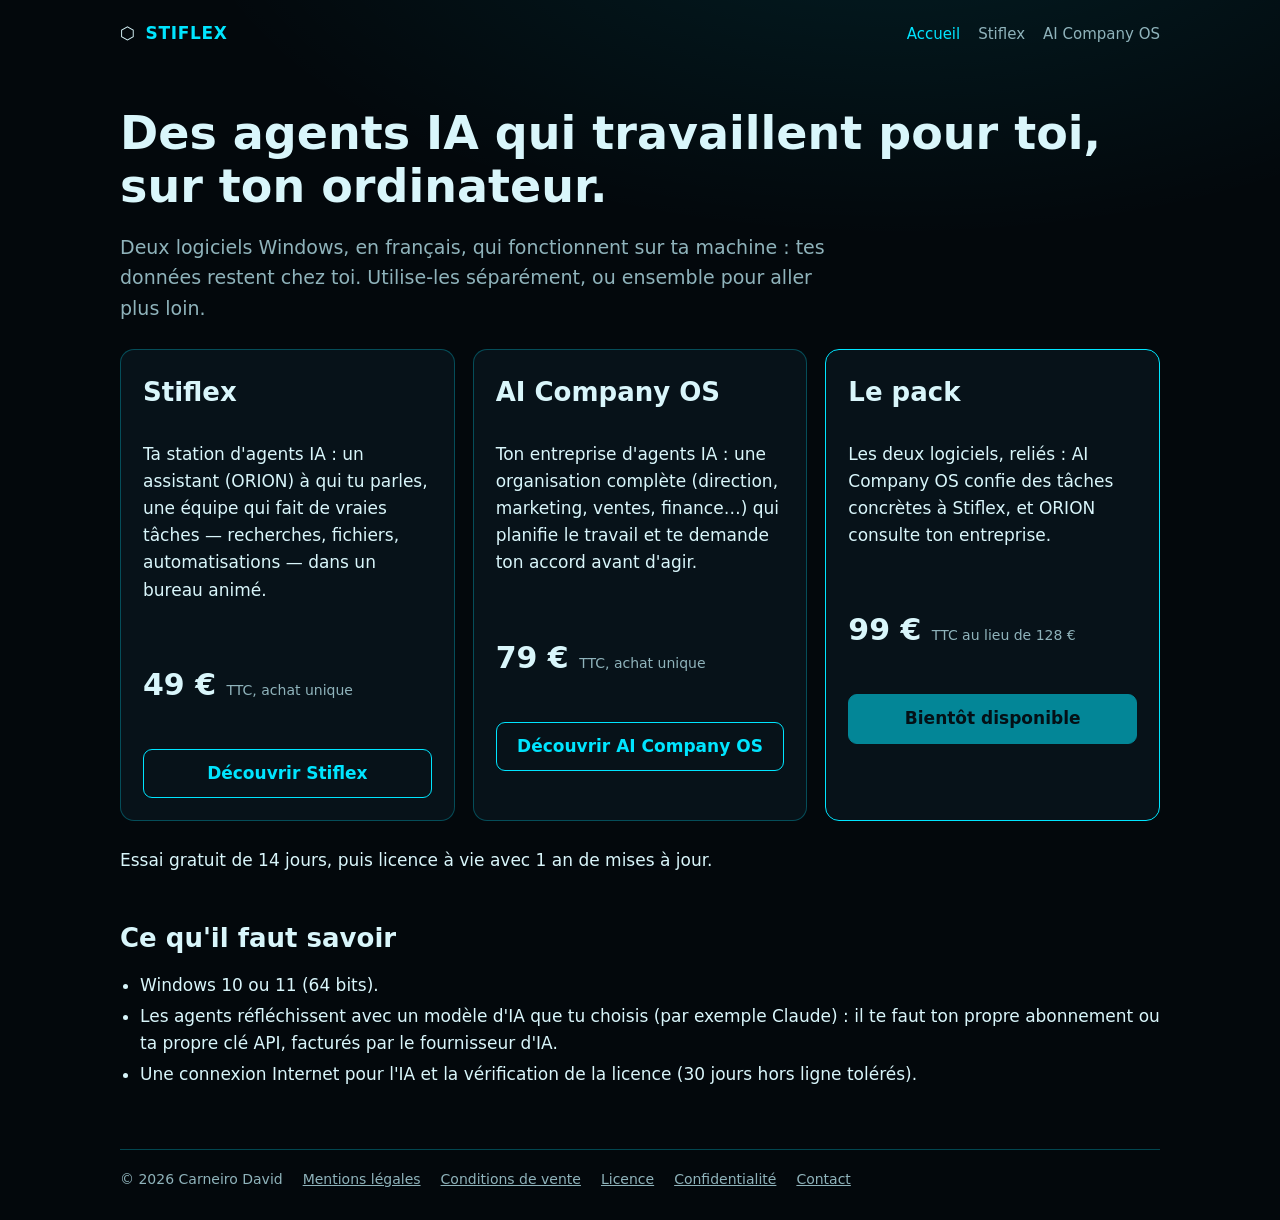
<file: index.html>
<!doctype html>
<html lang="fr">
<head>
<meta charset="utf-8">
<meta name="viewport" content="width=device-width, initial-scale=1">
<title>Stiflex et AI Company OS</title>
<meta name="description" content="Des agents IA qui travaillent pour toi, sur ton ordinateur : Stiflex et AI Company OS.">
<link rel="stylesheet" href="style.css">
</head>
<body>
<div class="page">
<header class="haut">
  <a class="marque" href="index.html">⬡ <span>STIFLEX</span></a>
  <nav class="menu" aria-label="Navigation"><a href="index.html" aria-current="page">Accueil</a><a href="stiflex.html">Stiflex</a><a href="ai-company-os.html">AI Company OS</a></nav>
</header>
<main>
<h1>Des agents IA qui travaillent pour toi, sur ton ordinateur.</h1>
<p class="chapo">Deux logiciels Windows, en français, qui fonctionnent sur ta machine : tes données restent chez toi. Utilise-les séparément, ou ensemble pour aller plus loin.</p>
<div class="grille">
  <section class="carte">
    <h2>Stiflex</h2>
    <p>Ta station d'agents IA : un assistant (ORION) à qui tu parles, une équipe qui fait de vraies tâches — recherches, fichiers, automatisations — dans un bureau animé.</p>
    <p class="prix">49 € <small>TTC, achat unique</small></p>
    <a class="bouton" href="stiflex.html">Découvrir Stiflex</a>
  </section>
  <section class="carte">
    <h2>AI Company OS</h2>
    <p>Ton entreprise d'agents IA : une organisation complète (direction, marketing, ventes, finance…) qui planifie le travail et te demande ton accord avant d'agir.</p>
    <p class="prix">79 € <small>TTC, achat unique</small></p>
    <a class="bouton" href="ai-company-os.html">Découvrir AI Company OS</a>
  </section>
  <section class="carte pack">
    <h2>Le pack</h2>
    <p>Les deux logiciels, reliés : AI Company OS confie des tâches concrètes à Stiflex, et ORION consulte ton entreprise.</p>
    <p class="prix">99 € <small>TTC au lieu de 128 €</small></p>
    <a class="bouton plein" aria-disabled="true">Bientôt disponible</a>
  </section>
</div>
<p>Essai gratuit de 14 jours, puis licence à vie avec 1 an de mises à jour.</p>
<h2>Ce qu'il faut savoir</h2>
<ul class="liste">
  <li>Windows 10 ou 11 (64 bits).</li>
  <li>Les agents réfléchissent avec un modèle d'IA que tu choisis (par exemple Claude) : il te faut ton propre abonnement ou ta propre clé API, facturés par le fournisseur d'IA.</li>
  <li>Une connexion Internet pour l'IA et la vérification de la licence (30 jours hors ligne tolérés).</li>
</ul>
</main>
<footer class="bas">
  <span>© 2026 Carneiro David</span><a href="mentions-legales.html">Mentions légales</a><a href="cgv.html">Conditions de vente</a><a href="licence.html">Licence</a><a href="confidentialite.html">Confidentialité</a><a href="mailto:stiflexs@gmail.com">Contact</a>
</footer>
</div>
</body>
</html>
</file>
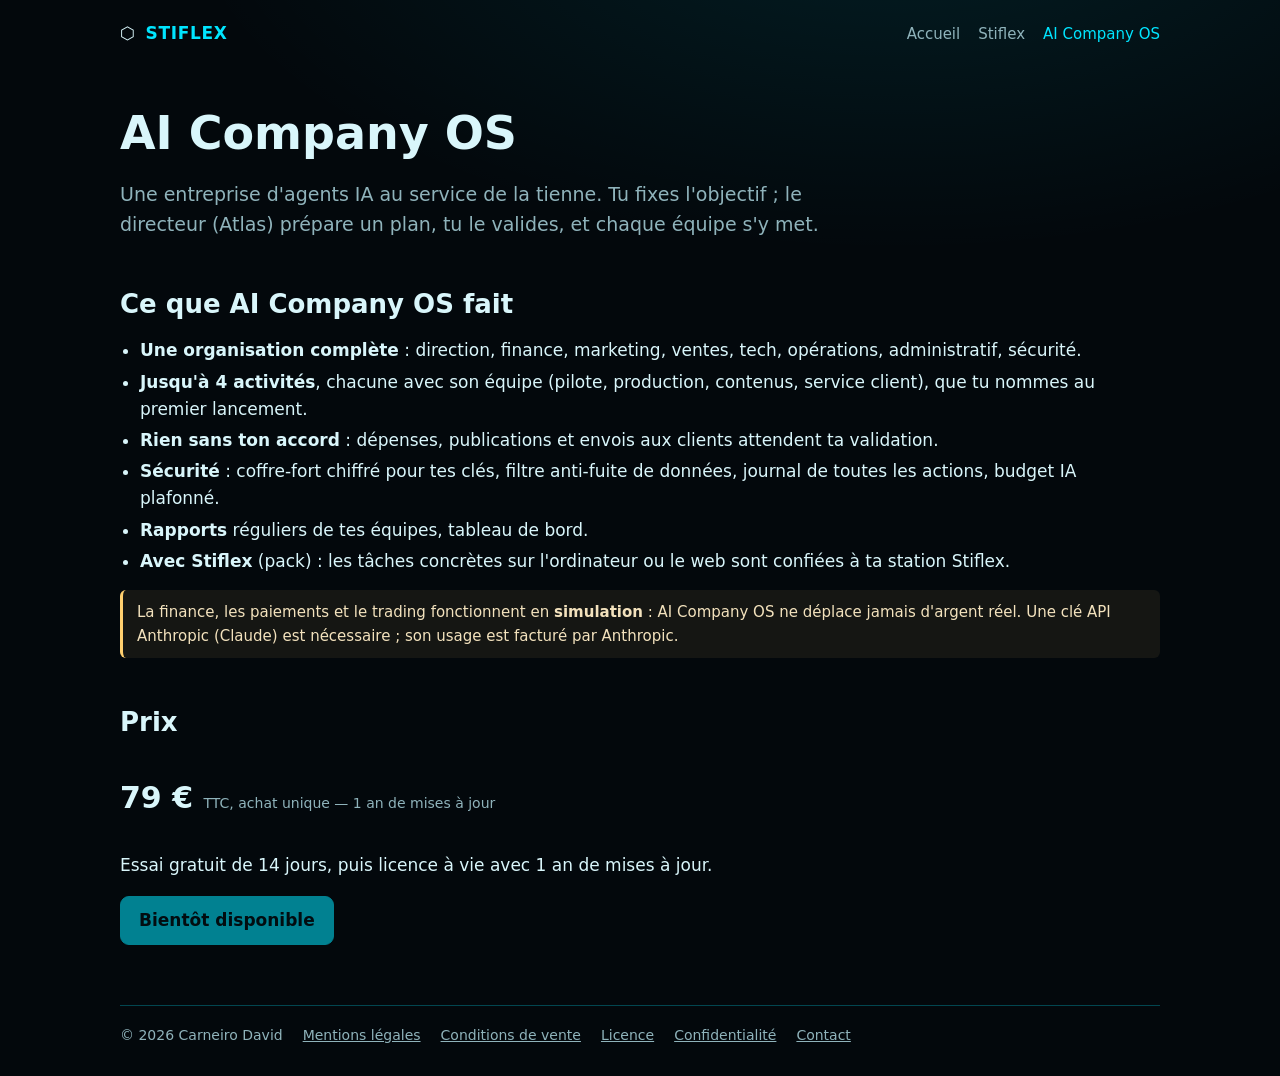
<file: ai-company-os.html>
<!doctype html>
<html lang="fr">
<head>
<meta charset="utf-8">
<meta name="viewport" content="width=device-width, initial-scale=1">
<title>AI Company OS — entreprise d'agents IA</title>
<meta name="description" content="AI Company OS : une organisation complète d'agents IA qui travaille pour ton entreprise, sous ton contrôle.">
<link rel="stylesheet" href="style.css">
</head>
<body>
<div class="page">
<header class="haut">
  <a class="marque" href="index.html">⬡ <span>STIFLEX</span></a>
  <nav class="menu" aria-label="Navigation"><a href="index.html">Accueil</a><a href="stiflex.html">Stiflex</a><a href="ai-company-os.html" aria-current="page">AI Company OS</a></nav>
</header>
<main>
<h1>AI Company OS</h1>
<p class="chapo">Une entreprise d'agents IA au service de la tienne. Tu fixes l'objectif ; le directeur (Atlas) prépare un plan, tu le valides, et chaque équipe s'y met.</p>
<h2>Ce que AI Company OS fait</h2>
<ul class="liste">
  <li><strong>Une organisation complète</strong> : direction, finance, marketing, ventes, tech, opérations, administratif, sécurité.</li>
  <li><strong>Jusqu'à 4 activités</strong>, chacune avec son équipe (pilote, production, contenus, service client), que tu nommes au premier lancement.</li>
  <li><strong>Rien sans ton accord</strong> : dépenses, publications et envois aux clients attendent ta validation.</li>
  <li><strong>Sécurité</strong> : coffre-fort chiffré pour tes clés, filtre anti-fuite de données, journal de toutes les actions, budget IA plafonné.</li>
  <li><strong>Rapports</strong> réguliers de tes équipes, tableau de bord.</li>
  <li><strong>Avec Stiflex</strong> (pack) : les tâches concrètes sur l'ordinateur ou le web sont confiées à ta station Stiflex.</li>
</ul>
<p class="note">La finance, les paiements et le trading fonctionnent en <strong>simulation</strong> : AI Company OS ne déplace jamais d'argent réel. Une clé API Anthropic (Claude) est nécessaire ; son usage est facturé par Anthropic.</p>
<h2>Prix</h2>
<p class="prix">79 € <small>TTC, achat unique — 1 an de mises à jour</small></p>
<p>Essai gratuit de 14 jours, puis licence à vie avec 1 an de mises à jour.</p>
<a class="bouton plein" aria-disabled="true">Bientôt disponible</a>
</main>
<footer class="bas">
  <span>© 2026 Carneiro David</span><a href="mentions-legales.html">Mentions légales</a><a href="cgv.html">Conditions de vente</a><a href="licence.html">Licence</a><a href="confidentialite.html">Confidentialité</a><a href="mailto:stiflexs@gmail.com">Contact</a>
</footer>
</div>
</body>
</html>
</file>
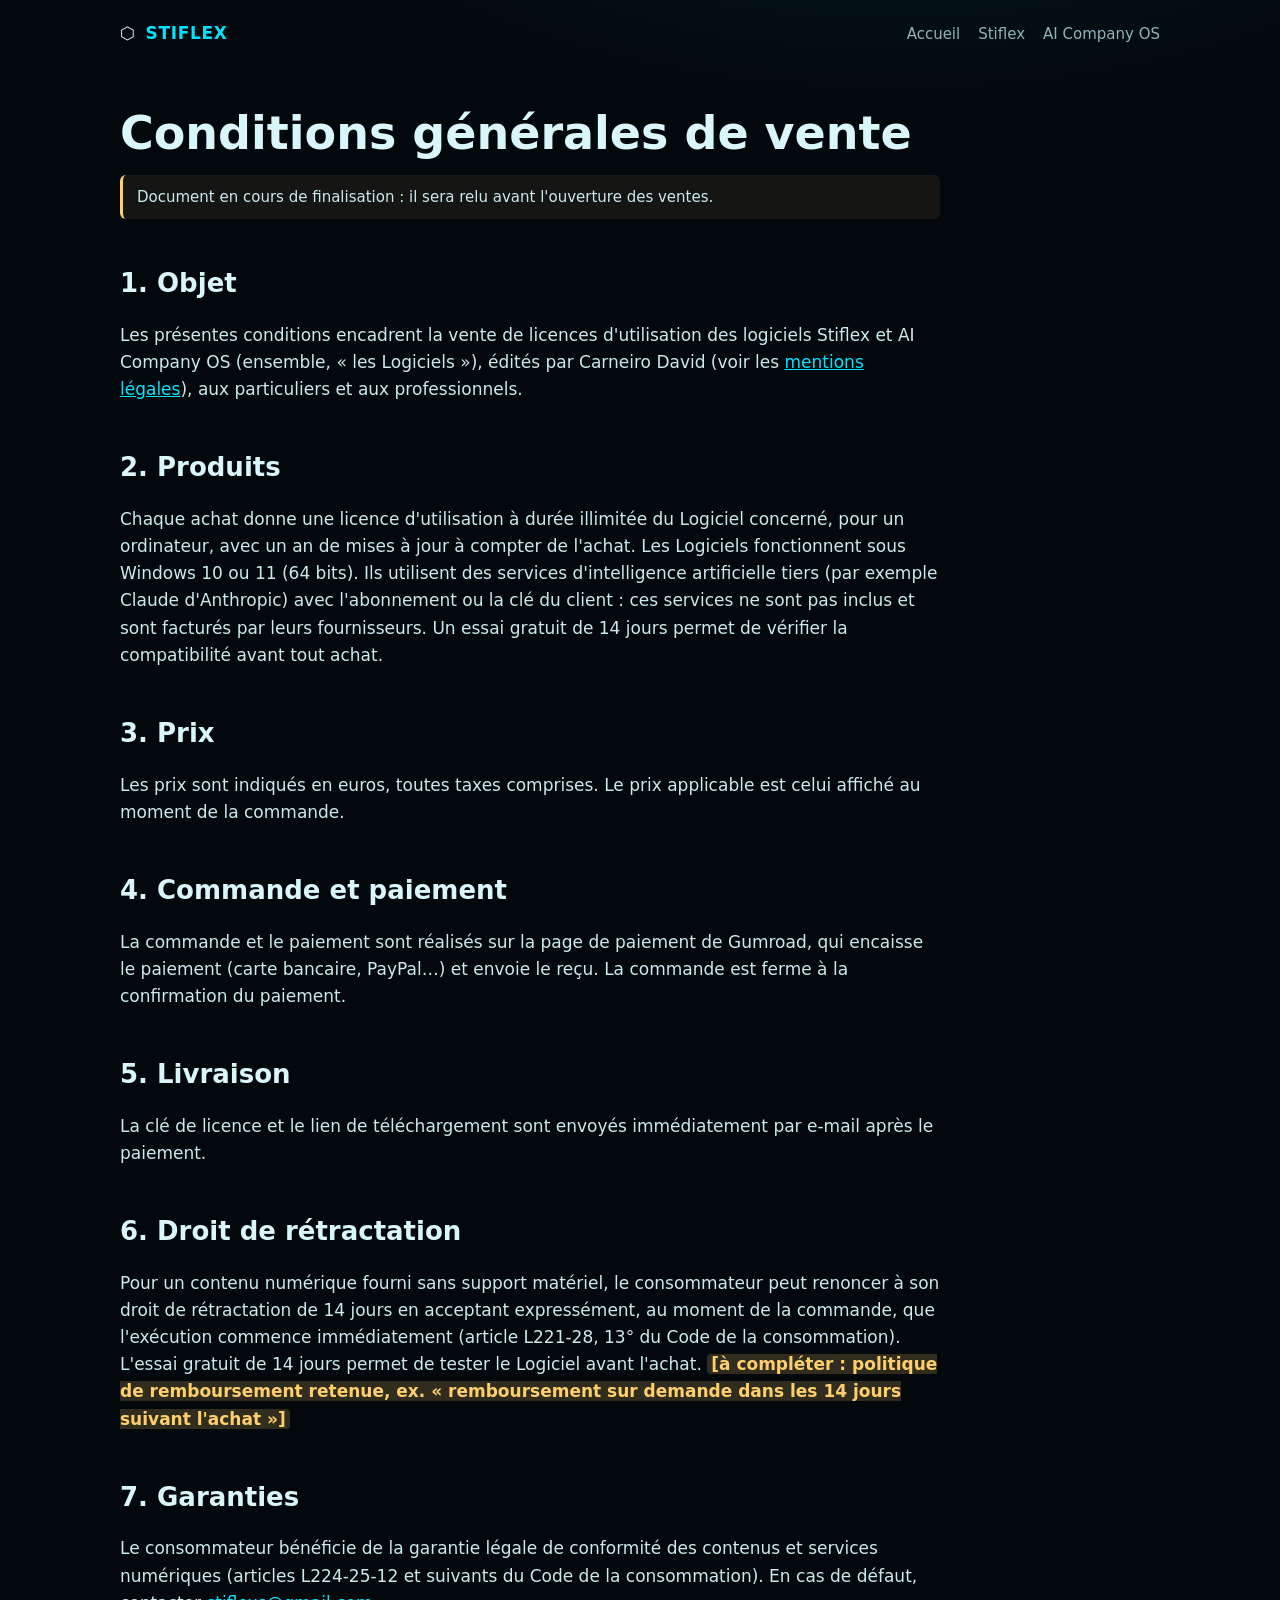
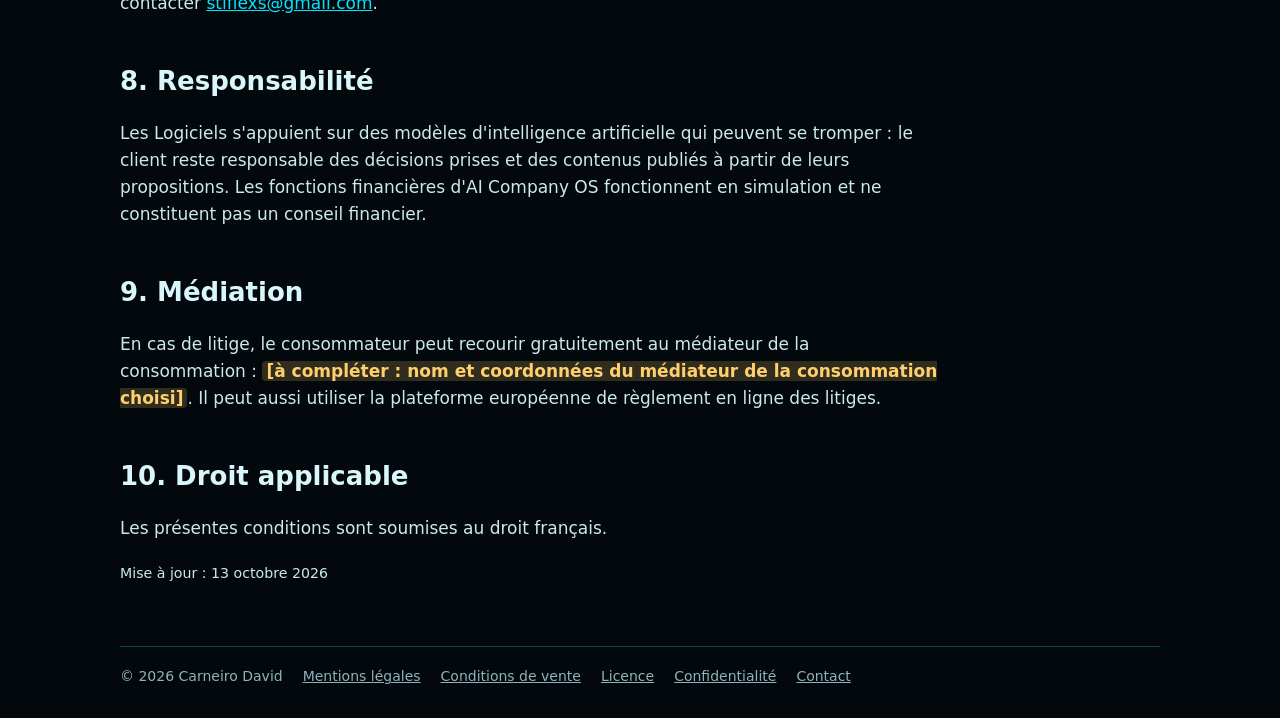
<file: cgv.html>
<!doctype html>
<html lang="fr">
<head>
<meta charset="utf-8">
<meta name="viewport" content="width=device-width, initial-scale=1">
<title>Conditions générales de vente</title>
<meta name="description" content="Conditions générales de vente des licences Stiflex et AI Company OS.">
<link rel="stylesheet" href="style.css">
</head>
<body>
<div class="page">
<header class="haut">
  <a class="marque" href="index.html">⬡ <span>STIFLEX</span></a>
  <nav class="menu" aria-label="Navigation"><a href="index.html">Accueil</a><a href="stiflex.html">Stiflex</a><a href="ai-company-os.html">AI Company OS</a></nav>
</header>
<main>
<div class="doc">
<h1>Conditions générales de vente</h1>
<p class="note">Document en cours de finalisation : il sera relu avant l'ouverture des ventes.</p>
<h2>1. Objet</h2>
<p>Les présentes conditions encadrent la vente de licences d'utilisation des logiciels Stiflex et AI Company OS (ensemble, « les Logiciels »), édités par Carneiro David (voir les <a href="mentions-legales.html">mentions légales</a>), aux particuliers et aux professionnels.</p>
<h2>2. Produits</h2>
<p>Chaque achat donne une licence d'utilisation à durée illimitée du Logiciel concerné, pour un ordinateur, avec un an de mises à jour à compter de l'achat. Les Logiciels fonctionnent sous Windows 10 ou 11 (64 bits). Ils utilisent des services d'intelligence artificielle tiers (par exemple Claude d'Anthropic) avec l'abonnement ou la clé du client : ces services ne sont pas inclus et sont facturés par leurs fournisseurs. Un essai gratuit de 14 jours permet de vérifier la compatibilité avant tout achat.</p>
<h2>3. Prix</h2>
<p>Les prix sont indiqués en euros, toutes taxes comprises. Le prix applicable est celui affiché au moment de la commande.</p>
<h2>4. Commande et paiement</h2>
<p>La commande et le paiement sont réalisés sur la page de paiement de Gumroad, qui encaisse le paiement (carte bancaire, PayPal…) et envoie le reçu. La commande est ferme à la confirmation du paiement.</p>
<h2>5. Livraison</h2>
<p>La clé de licence et le lien de téléchargement sont envoyés immédiatement par e-mail après le paiement.</p>
<h2>6. Droit de rétractation</h2>
<p>Pour un contenu numérique fourni sans support matériel, le consommateur peut renoncer à son droit de rétractation de 14 jours en acceptant expressément, au moment de la commande, que l'exécution commence immédiatement (article L221-28, 13° du Code de la consommation). L'essai gratuit de 14 jours permet de tester le Logiciel avant l'achat. <span class="a-completer">[à compléter : politique de remboursement retenue, ex. « remboursement sur demande dans les 14 jours suivant l'achat »]</span></p>
<h2>7. Garanties</h2>
<p>Le consommateur bénéficie de la garantie légale de conformité des contenus et services numériques (articles L224-25-12 et suivants du Code de la consommation). En cas de défaut, contacter <a href="mailto:stiflexs@gmail.com">stiflexs@gmail.com</a>.</p>
<h2>8. Responsabilité</h2>
<p>Les Logiciels s'appuient sur des modèles d'intelligence artificielle qui peuvent se tromper : le client reste responsable des décisions prises et des contenus publiés à partir de leurs propositions. Les fonctions financières d'AI Company OS fonctionnent en simulation et ne constituent pas un conseil financier.</p>
<h2>9. Médiation</h2>
<p>En cas de litige, le consommateur peut recourir gratuitement au médiateur de la consommation : <span class="a-completer">[à compléter : nom et coordonnées du médiateur de la consommation choisi]</span>. Il peut aussi utiliser la plateforme européenne de règlement en ligne des litiges.</p>
<h2>10. Droit applicable</h2>
<p>Les présentes conditions sont soumises au droit français.</p>
<p><small>Mise à jour : 13 octobre 2026</small></p>
</div>
</main>
<footer class="bas">
  <span>© 2026 Carneiro David</span><a href="mentions-legales.html">Mentions légales</a><a href="cgv.html" aria-current="page">Conditions de vente</a><a href="licence.html">Licence</a><a href="confidentialite.html">Confidentialité</a><a href="mailto:stiflexs@gmail.com">Contact</a>
</footer>
</div>
</body>
</html>
</file>
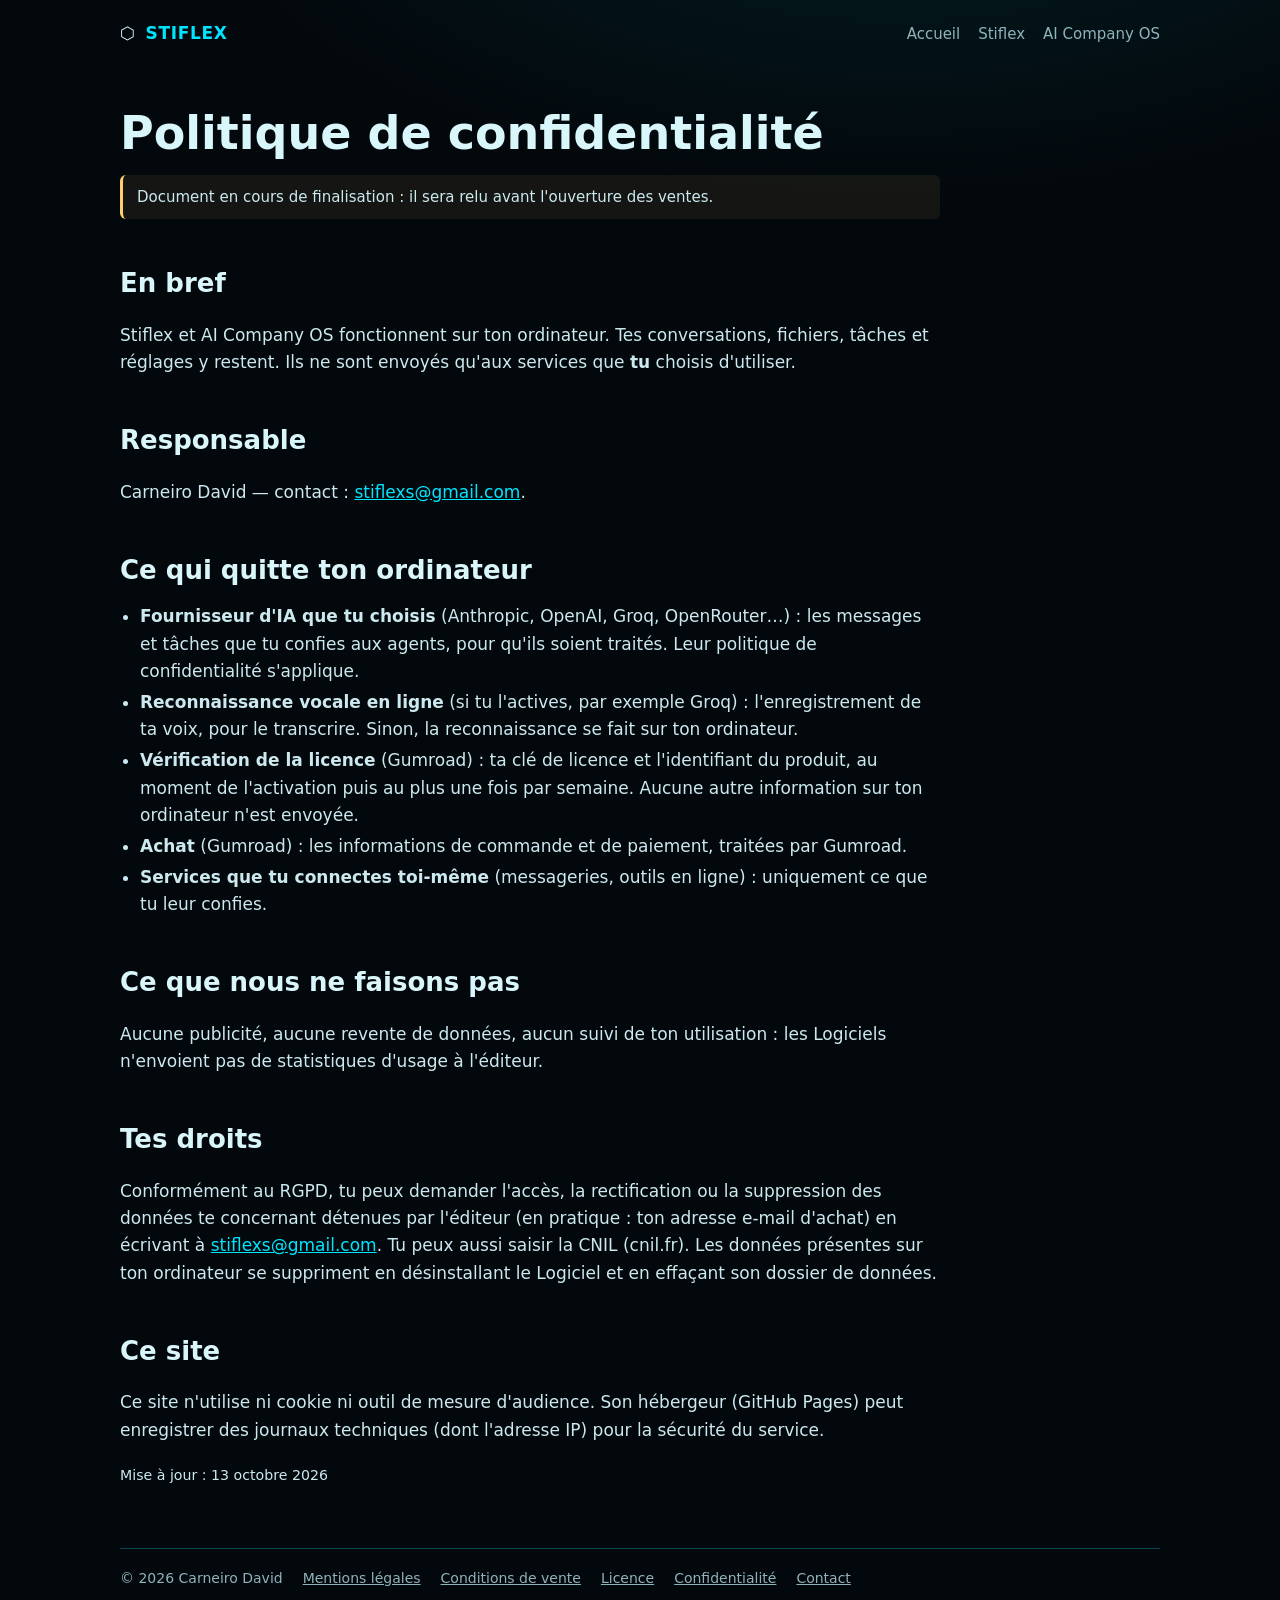
<file: confidentialite.html>
<!doctype html>
<html lang="fr">
<head>
<meta charset="utf-8">
<meta name="viewport" content="width=device-width, initial-scale=1">
<title>Politique de confidentialité</title>
<meta name="description" content="Comment Stiflex et AI Company OS traitent tes données.">
<link rel="stylesheet" href="style.css">
</head>
<body>
<div class="page">
<header class="haut">
  <a class="marque" href="index.html">⬡ <span>STIFLEX</span></a>
  <nav class="menu" aria-label="Navigation"><a href="index.html">Accueil</a><a href="stiflex.html">Stiflex</a><a href="ai-company-os.html">AI Company OS</a></nav>
</header>
<main>
<div class="doc">
<h1>Politique de confidentialité</h1>
<p class="note">Document en cours de finalisation : il sera relu avant l'ouverture des ventes.</p>
<h2>En bref</h2>
<p>Stiflex et AI Company OS fonctionnent sur ton ordinateur. Tes conversations, fichiers, tâches et réglages y restent. Ils ne sont envoyés qu'aux services que <strong>tu</strong> choisis d'utiliser.</p>
<h2>Responsable</h2>
<p>Carneiro David — contact : <a href="mailto:stiflexs@gmail.com">stiflexs@gmail.com</a>.</p>
<h2>Ce qui quitte ton ordinateur</h2>
<ul class="liste">
  <li><strong>Fournisseur d'IA que tu choisis</strong> (Anthropic, OpenAI, Groq, OpenRouter…) : les messages et tâches que tu confies aux agents, pour qu'ils soient traités. Leur politique de confidentialité s'applique.</li>
  <li><strong>Reconnaissance vocale en ligne</strong> (si tu l'actives, par exemple Groq) : l'enregistrement de ta voix, pour le transcrire. Sinon, la reconnaissance se fait sur ton ordinateur.</li>
  <li><strong>Vérification de la licence</strong> (Gumroad) : ta clé de licence et l'identifiant du produit, au moment de l'activation puis au plus une fois par semaine. Aucune autre information sur ton ordinateur n'est envoyée.</li>
  <li><strong>Achat</strong> (Gumroad) : les informations de commande et de paiement, traitées par Gumroad.</li>
  <li><strong>Services que tu connectes toi-même</strong> (messageries, outils en ligne) : uniquement ce que tu leur confies.</li>
</ul>
<h2>Ce que nous ne faisons pas</h2>
<p>Aucune publicité, aucune revente de données, aucun suivi de ton utilisation : les Logiciels n'envoient pas de statistiques d'usage à l'éditeur.</p>
<h2>Tes droits</h2>
<p>Conformément au RGPD, tu peux demander l'accès, la rectification ou la suppression des données te concernant détenues par l'éditeur (en pratique : ton adresse e-mail d'achat) en écrivant à <a href="mailto:stiflexs@gmail.com">stiflexs@gmail.com</a>. Tu peux aussi saisir la CNIL (cnil.fr). Les données présentes sur ton ordinateur se suppriment en désinstallant le Logiciel et en effaçant son dossier de données.</p>
<h2>Ce site</h2>
<p>Ce site n'utilise ni cookie ni outil de mesure d'audience. Son hébergeur (GitHub Pages) peut enregistrer des journaux techniques (dont l'adresse IP) pour la sécurité du service.</p>
<p><small>Mise à jour : 13 octobre 2026</small></p>
</div>
</main>
<footer class="bas">
  <span>© 2026 Carneiro David</span><a href="mentions-legales.html">Mentions légales</a><a href="cgv.html">Conditions de vente</a><a href="licence.html">Licence</a><a href="confidentialite.html" aria-current="page">Confidentialité</a><a href="mailto:stiflexs@gmail.com">Contact</a>
</footer>
</div>
</body>
</html>
</file>
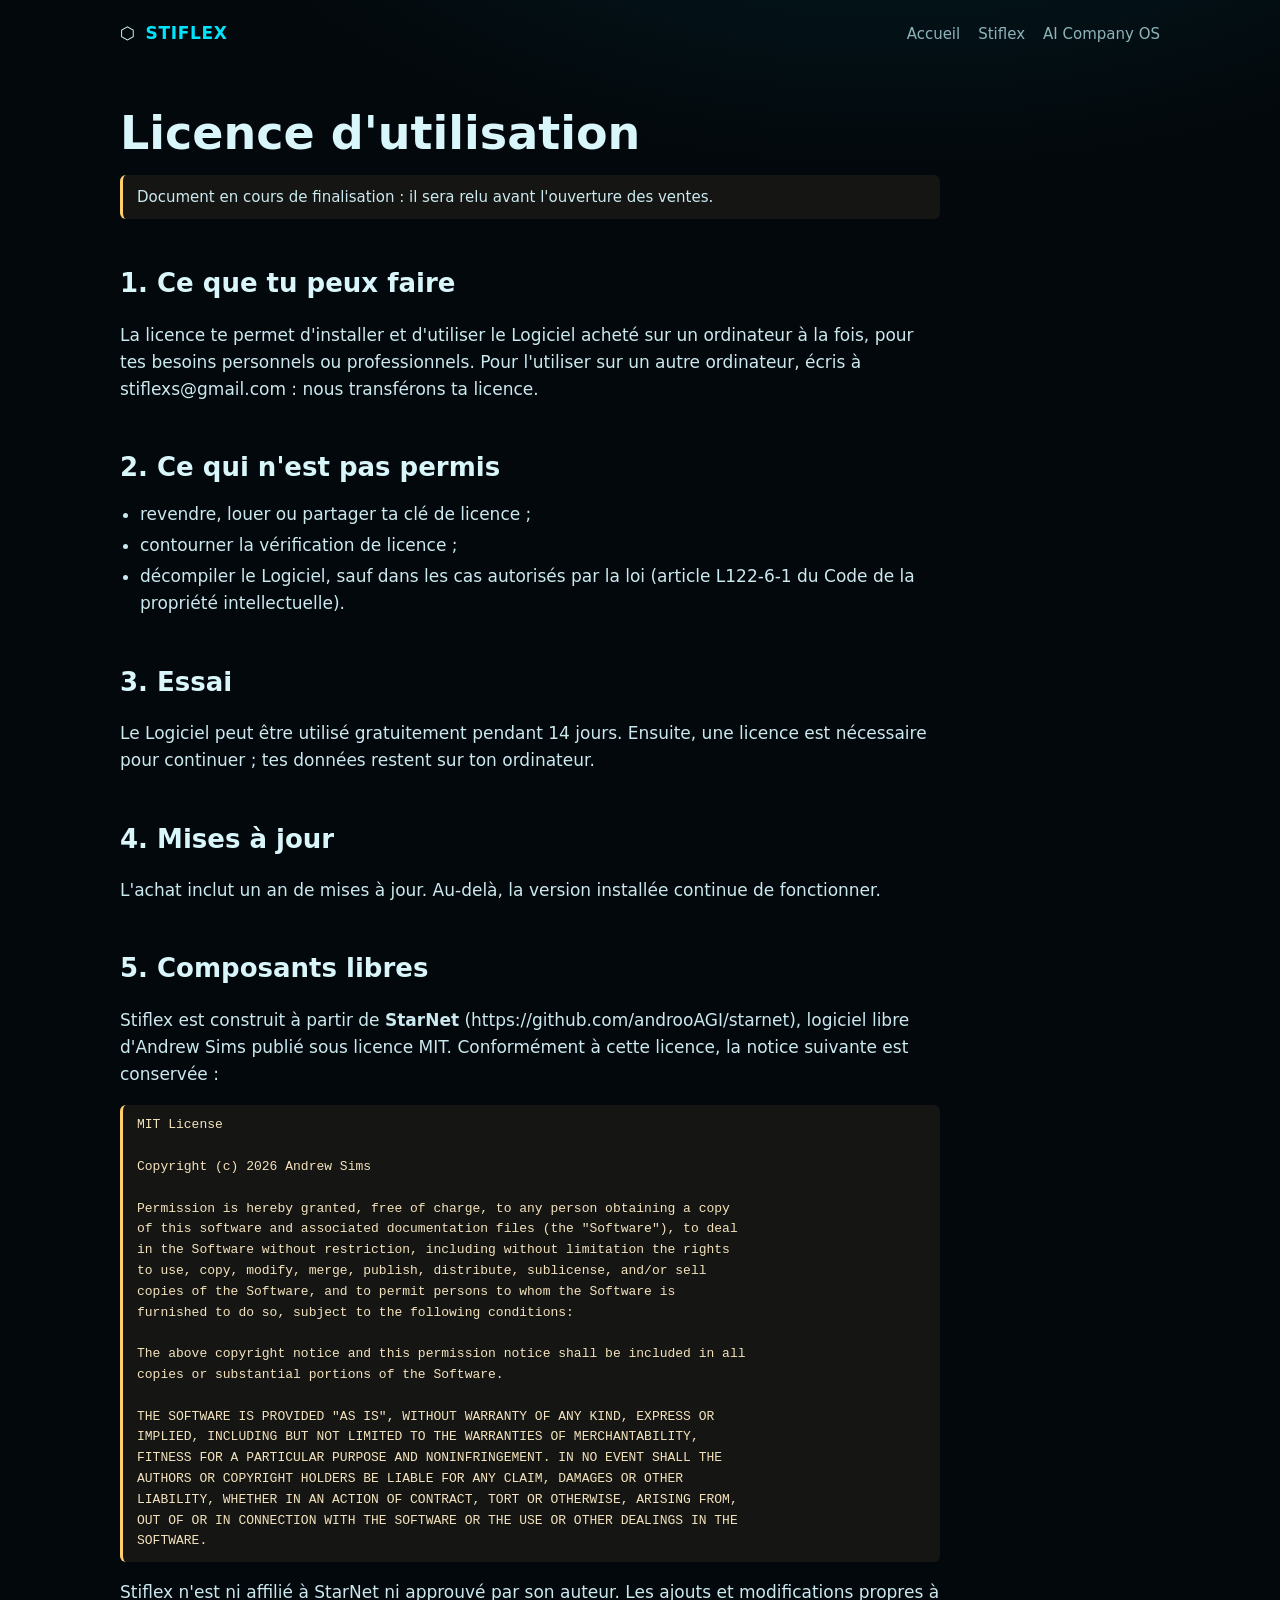
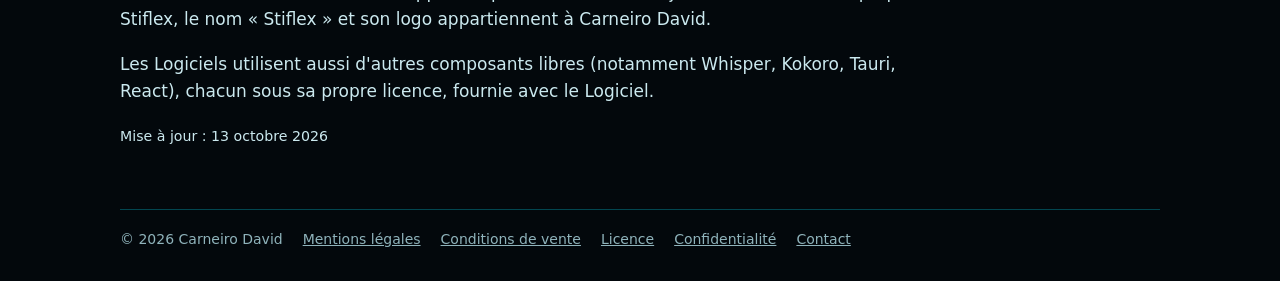
<file: licence.html>
<!doctype html>
<html lang="fr">
<head>
<meta charset="utf-8">
<meta name="viewport" content="width=device-width, initial-scale=1">
<title>Licence d'utilisation</title>
<meta name="description" content="Contrat de licence d'utilisation de Stiflex et AI Company OS, et composants libres.">
<link rel="stylesheet" href="style.css">
</head>
<body>
<div class="page">
<header class="haut">
  <a class="marque" href="index.html">⬡ <span>STIFLEX</span></a>
  <nav class="menu" aria-label="Navigation"><a href="index.html">Accueil</a><a href="stiflex.html">Stiflex</a><a href="ai-company-os.html">AI Company OS</a></nav>
</header>
<main>
<div class="doc">
<h1>Licence d'utilisation</h1>
<p class="note">Document en cours de finalisation : il sera relu avant l'ouverture des ventes.</p>
<h2>1. Ce que tu peux faire</h2>
<p>La licence te permet d'installer et d'utiliser le Logiciel acheté sur un ordinateur à la fois, pour tes besoins personnels ou professionnels. Pour l'utiliser sur un autre ordinateur, écris à stiflexs@gmail.com : nous transférons ta licence.</p>
<h2>2. Ce qui n'est pas permis</h2>
<ul class="liste">
  <li>revendre, louer ou partager ta clé de licence ;</li>
  <li>contourner la vérification de licence ;</li>
  <li>décompiler le Logiciel, sauf dans les cas autorisés par la loi (article L122-6-1 du Code de la propriété intellectuelle).</li>
</ul>
<h2>3. Essai</h2>
<p>Le Logiciel peut être utilisé gratuitement pendant 14 jours. Ensuite, une licence est nécessaire pour continuer ; tes données restent sur ton ordinateur.</p>
<h2>4. Mises à jour</h2>
<p>L'achat inclut un an de mises à jour. Au-delà, la version installée continue de fonctionner.</p>
<h2>5. Composants libres</h2>
<p>Stiflex est construit à partir de <strong>StarNet</strong> (https://github.com/androoAGI/starnet), logiciel libre d'Andrew Sims publié sous licence MIT. Conformément à cette licence, la notice suivante est conservée :</p>
<pre class="note" style="white-space:pre-wrap;font-size:13px">MIT License

Copyright (c) 2026 Andrew Sims

Permission is hereby granted, free of charge, to any person obtaining a copy
of this software and associated documentation files (the "Software"), to deal
in the Software without restriction, including without limitation the rights
to use, copy, modify, merge, publish, distribute, sublicense, and/or sell
copies of the Software, and to permit persons to whom the Software is
furnished to do so, subject to the following conditions:

The above copyright notice and this permission notice shall be included in all
copies or substantial portions of the Software.

THE SOFTWARE IS PROVIDED "AS IS", WITHOUT WARRANTY OF ANY KIND, EXPRESS OR
IMPLIED, INCLUDING BUT NOT LIMITED TO THE WARRANTIES OF MERCHANTABILITY,
FITNESS FOR A PARTICULAR PURPOSE AND NONINFRINGEMENT. IN NO EVENT SHALL THE
AUTHORS OR COPYRIGHT HOLDERS BE LIABLE FOR ANY CLAIM, DAMAGES OR OTHER
LIABILITY, WHETHER IN AN ACTION OF CONTRACT, TORT OR OTHERWISE, ARISING FROM,
OUT OF OR IN CONNECTION WITH THE SOFTWARE OR THE USE OR OTHER DEALINGS IN THE
SOFTWARE.</pre>
<p>Stiflex n'est ni affilié à StarNet ni approuvé par son auteur. Les ajouts et modifications propres à Stiflex, le nom « Stiflex » et son logo appartiennent à Carneiro David.</p>
<p>Les Logiciels utilisent aussi d'autres composants libres (notamment Whisper, Kokoro, Tauri, React), chacun sous sa propre licence, fournie avec le Logiciel.</p>
<p><small>Mise à jour : 13 octobre 2026</small></p>
</div>
</main>
<footer class="bas">
  <span>© 2026 Carneiro David</span><a href="mentions-legales.html">Mentions légales</a><a href="cgv.html">Conditions de vente</a><a href="licence.html" aria-current="page">Licence</a><a href="confidentialite.html">Confidentialité</a><a href="mailto:stiflexs@gmail.com">Contact</a>
</footer>
</div>
</body>
</html>
</file>
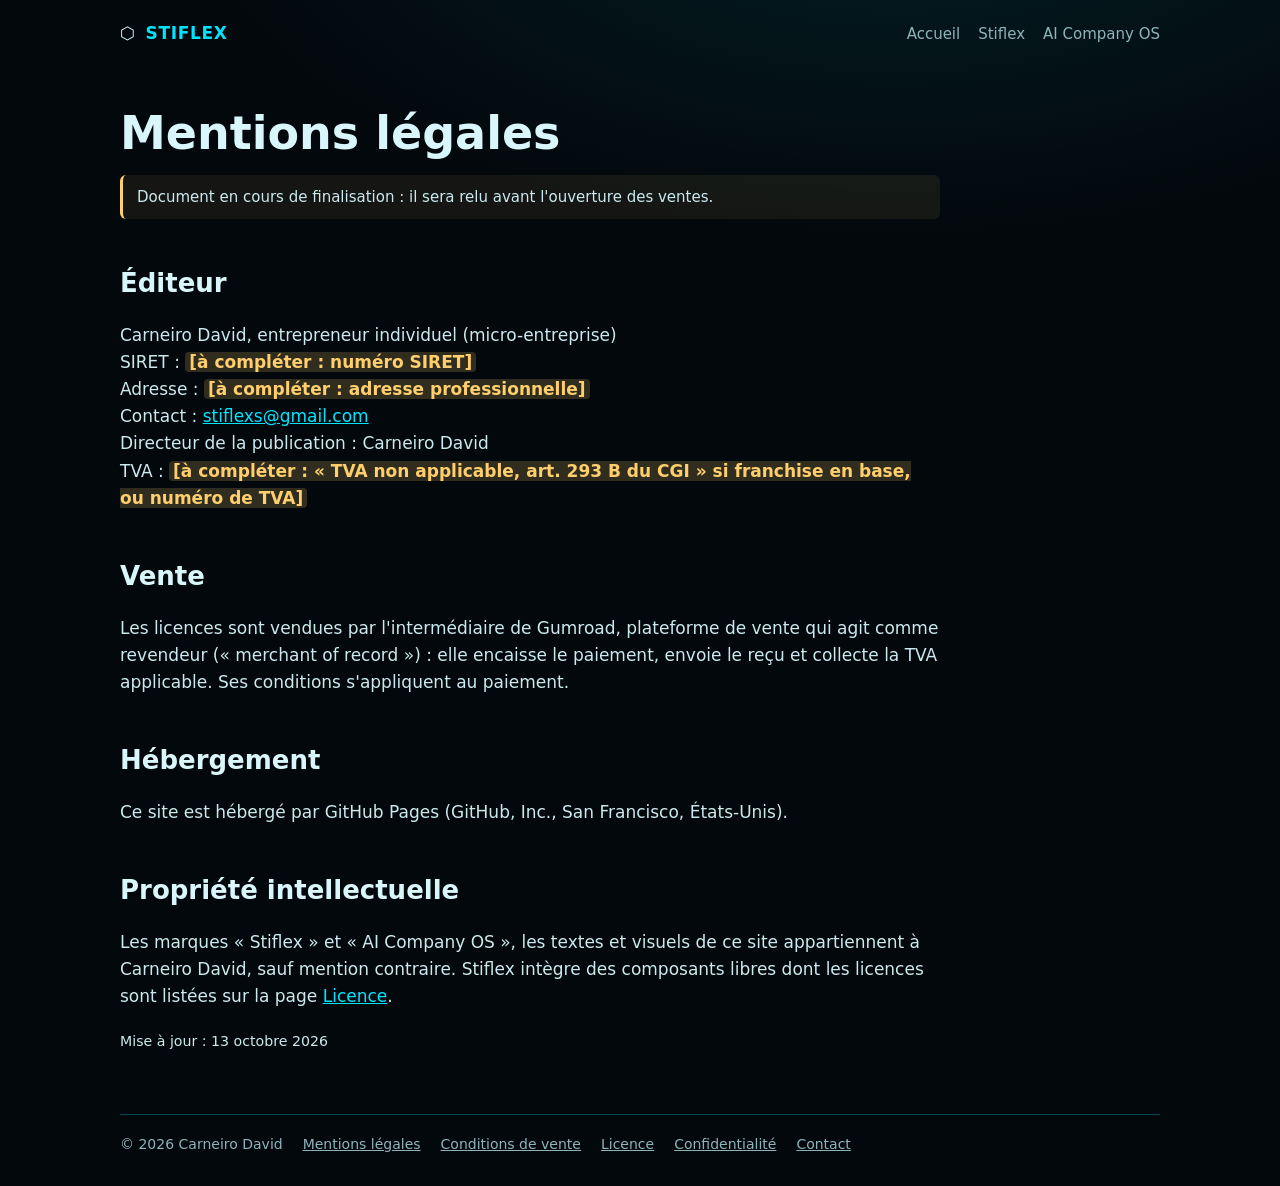
<file: mentions-legales.html>
<!doctype html>
<html lang="fr">
<head>
<meta charset="utf-8">
<meta name="viewport" content="width=device-width, initial-scale=1">
<title>Mentions légales</title>
<meta name="description" content="Mentions légales du site Stiflex.">
<link rel="stylesheet" href="style.css">
</head>
<body>
<div class="page">
<header class="haut">
  <a class="marque" href="index.html">⬡ <span>STIFLEX</span></a>
  <nav class="menu" aria-label="Navigation"><a href="index.html">Accueil</a><a href="stiflex.html">Stiflex</a><a href="ai-company-os.html">AI Company OS</a></nav>
</header>
<main>
<div class="doc">
<h1>Mentions légales</h1>
<p class="note">Document en cours de finalisation : il sera relu avant l'ouverture des ventes.</p>
<h2>Éditeur</h2>
<p>Carneiro David, entrepreneur individuel (micro-entreprise)<br>
SIRET : <span class="a-completer">[à compléter : numéro SIRET]</span><br>
Adresse : <span class="a-completer">[à compléter : adresse professionnelle]</span><br>
Contact : <a href="mailto:stiflexs@gmail.com">stiflexs@gmail.com</a><br>
Directeur de la publication : Carneiro David<br>
TVA : <span class="a-completer">[à compléter : « TVA non applicable, art. 293 B du CGI » si franchise en base, ou numéro de TVA]</span></p>
<h2>Vente</h2>
<p>Les licences sont vendues par l'intermédiaire de Gumroad, plateforme de vente qui agit comme revendeur (« merchant of record ») : elle encaisse le paiement, envoie le reçu et collecte la TVA applicable. Ses conditions s'appliquent au paiement.</p>
<h2>Hébergement</h2>
<p>Ce site est hébergé par GitHub Pages (GitHub, Inc., San Francisco, États-Unis).</p>
<h2>Propriété intellectuelle</h2>
<p>Les marques « Stiflex » et « AI Company OS », les textes et visuels de ce site appartiennent à Carneiro David, sauf mention contraire. Stiflex intègre des composants libres dont les licences sont listées sur la page <a href="licence.html">Licence</a>.</p>
<p><small>Mise à jour : 13 octobre 2026</small></p>
</div>
</main>
<footer class="bas">
  <span>© 2026 Carneiro David</span><a href="mentions-legales.html" aria-current="page">Mentions légales</a><a href="cgv.html">Conditions de vente</a><a href="licence.html">Licence</a><a href="confidentialite.html">Confidentialité</a><a href="mailto:stiflexs@gmail.com">Contact</a>
</footer>
</div>
</body>
</html>
</file>
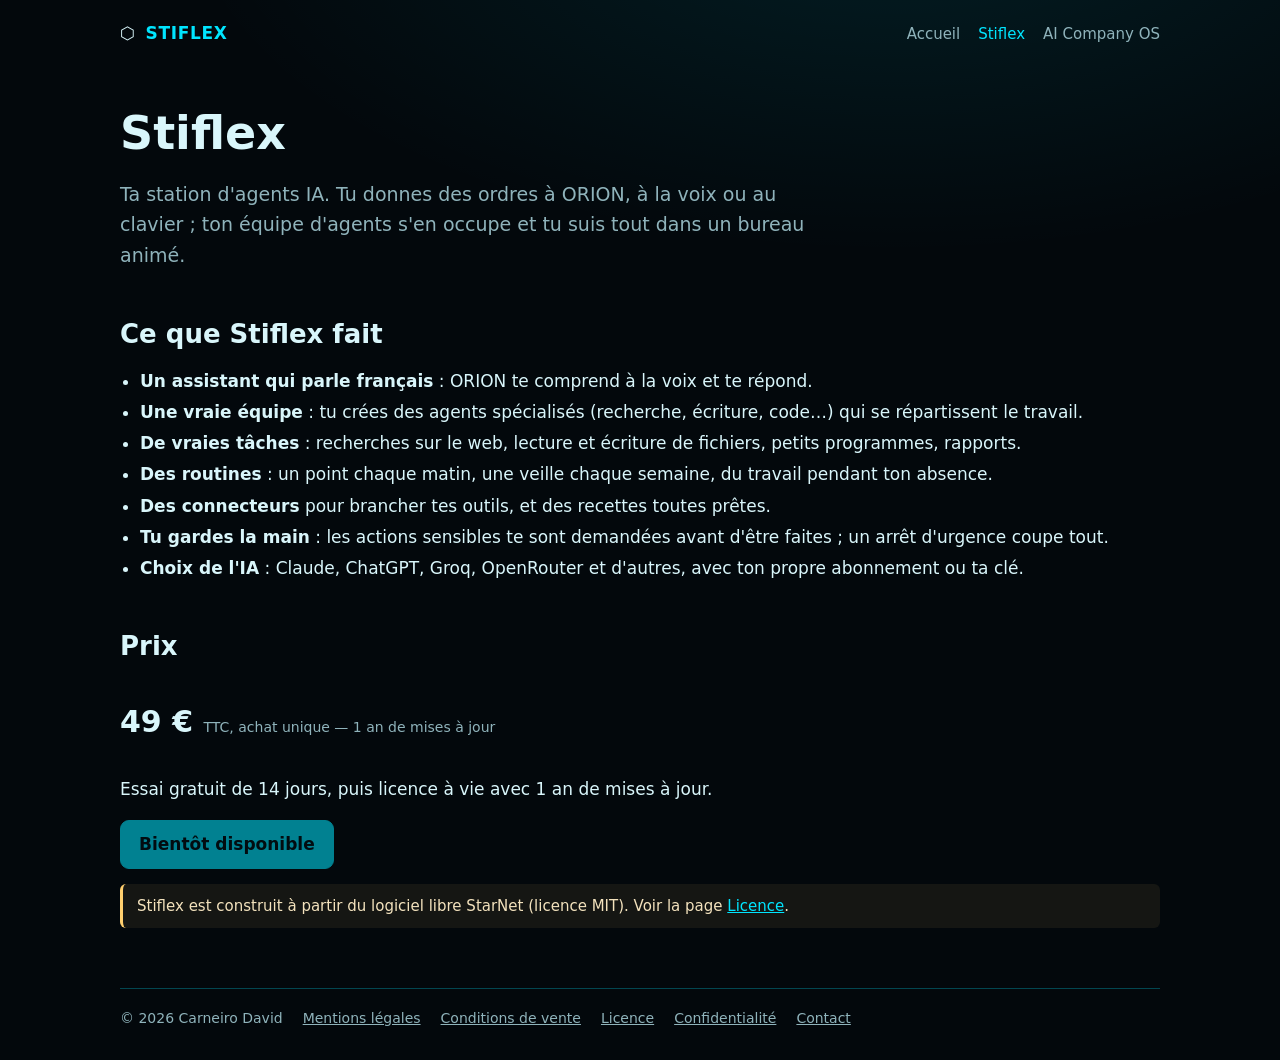
<file: stiflex.html>
<!doctype html>
<html lang="fr">
<head>
<meta charset="utf-8">
<meta name="viewport" content="width=device-width, initial-scale=1">
<title>Stiflex — station d'agents IA</title>
<meta name="description" content="Stiflex : ta station d'agents IA en français, avec un assistant vocal, sur ton ordinateur.">
<link rel="stylesheet" href="style.css">
</head>
<body>
<div class="page">
<header class="haut">
  <a class="marque" href="index.html">⬡ <span>STIFLEX</span></a>
  <nav class="menu" aria-label="Navigation"><a href="index.html">Accueil</a><a href="stiflex.html" aria-current="page">Stiflex</a><a href="ai-company-os.html">AI Company OS</a></nav>
</header>
<main>
<h1>Stiflex</h1>
<p class="chapo">Ta station d'agents IA. Tu donnes des ordres à ORION, à la voix ou au clavier ; ton équipe d'agents s'en occupe et tu suis tout dans un bureau animé.</p>
<h2>Ce que Stiflex fait</h2>
<ul class="liste">
  <li><strong>Un assistant qui parle français</strong> : ORION te comprend à la voix et te répond.</li>
  <li><strong>Une vraie équipe</strong> : tu crées des agents spécialisés (recherche, écriture, code…) qui se répartissent le travail.</li>
  <li><strong>De vraies tâches</strong> : recherches sur le web, lecture et écriture de fichiers, petits programmes, rapports.</li>
  <li><strong>Des routines</strong> : un point chaque matin, une veille chaque semaine, du travail pendant ton absence.</li>
  <li><strong>Des connecteurs</strong> pour brancher tes outils, et des recettes toutes prêtes.</li>
  <li><strong>Tu gardes la main</strong> : les actions sensibles te sont demandées avant d'être faites ; un arrêt d'urgence coupe tout.</li>
  <li><strong>Choix de l'IA</strong> : Claude, ChatGPT, Groq, OpenRouter et d'autres, avec ton propre abonnement ou ta clé.</li>
</ul>
<h2>Prix</h2>
<p class="prix">49 € <small>TTC, achat unique — 1 an de mises à jour</small></p>
<p>Essai gratuit de 14 jours, puis licence à vie avec 1 an de mises à jour.</p>
<a class="bouton plein" aria-disabled="true">Bientôt disponible</a>
<p class="note">Stiflex est construit à partir du logiciel libre StarNet (licence MIT). Voir la page <a href="licence.html">Licence</a>.</p>
</main>
<footer class="bas">
  <span>© 2026 Carneiro David</span><a href="mentions-legales.html">Mentions légales</a><a href="cgv.html">Conditions de vente</a><a href="licence.html">Licence</a><a href="confidentialite.html">Confidentialité</a><a href="mailto:stiflexs@gmail.com">Contact</a>
</footer>
</div>
</body>
</html>
</file>
<file: style.css>
:root {
  --fond: #03080c;
  --carte: #071219;
  --bord: rgba(0, 229, 255, 0.28);
  --cyan: #00e5ff;
  --texte: #d9f6fb;
  --doux: #8fb3bb;
  --alerte: #ffcf6e;
}
* { box-sizing: border-box; }
html { scroll-behavior: smooth; }
body {
  margin: 0;
  background: radial-gradient(1200px 600px at 70% -10%, rgba(0, 229, 255, 0.10), transparent 60%), var(--fond);
  color: var(--texte);
  font: 17px/1.6 system-ui, -apple-system, "Segoe UI", Roboto, sans-serif;
}
a { color: var(--cyan); }
.page { width: min(1040px, 100% - 32px); margin: 0 auto; }
header.haut { display: flex; flex-wrap: wrap; gap: 12px 24px; align-items: center; justify-content: space-between; padding: 20px 0; }
.marque { display: flex; gap: 10px; align-items: center; font-weight: 700; letter-spacing: .04em; color: var(--texte); text-decoration: none; }
.marque span { color: var(--cyan); }
nav.menu { display: flex; flex-wrap: wrap; gap: 4px 18px; font-size: 15px; }
nav.menu a { color: var(--doux); text-decoration: none; }
nav.menu a:hover, nav.menu a[aria-current] { color: var(--cyan); }
h1 { font-size: clamp(30px, 5vw, 46px); line-height: 1.15; margin: 40px 0 14px; }
h2 { font-size: 26px; margin: 44px 0 12px; }
h3 { font-size: 19px; margin: 22px 0 6px; }
.chapo { font-size: 19px; color: var(--doux); max-width: 720px; }
.grille { display: grid; gap: 18px; grid-template-columns: repeat(auto-fit, minmax(280px, 1fr)); margin: 26px 0; }
.carte { background: var(--carte); border: 1px solid var(--bord); border-radius: 14px; padding: 22px; display: flex; flex-direction: column; gap: 10px; }
.carte.pack { border-color: var(--cyan); }
.prix { font-size: 30px; font-weight: 700; }
.prix small { font-size: 14px; color: var(--doux); font-weight: 400; }
ul.liste { padding-left: 20px; margin: 6px 0; }
ul.liste li { margin: 4px 0; }
.bouton { display: inline-block; padding: 10px 18px; border-radius: 9px; border: 1px solid var(--cyan); color: var(--cyan); text-decoration: none; font-weight: 600; text-align: center; }
.bouton.plein { background: var(--cyan); color: #021014; }
.bouton[aria-disabled="true"] { opacity: .55; pointer-events: none; }
.note { border-left: 3px solid var(--alerte); background: rgba(255, 207, 110, 0.07); padding: 10px 14px; border-radius: 6px; color: #f3e2bd; font-size: 15px; }
.a-completer { background: rgba(255, 207, 110, 0.18); color: var(--alerte); padding: 0 4px; border-radius: 4px; font-weight: 600; }
.doc { max-width: 820px; }
.doc p, .doc li { color: #cbe9ef; }
footer.bas { margin: 60px 0 30px; padding-top: 18px; border-top: 1px solid var(--bord); font-size: 14px; color: var(--doux); display: flex; flex-wrap: wrap; gap: 8px 20px; }
footer.bas a { color: var(--doux); }
@media (max-width: 560px) { body { font-size: 16px; } h2 { font-size: 22px; } }
.carte h2 { margin: 0; }
</file>
